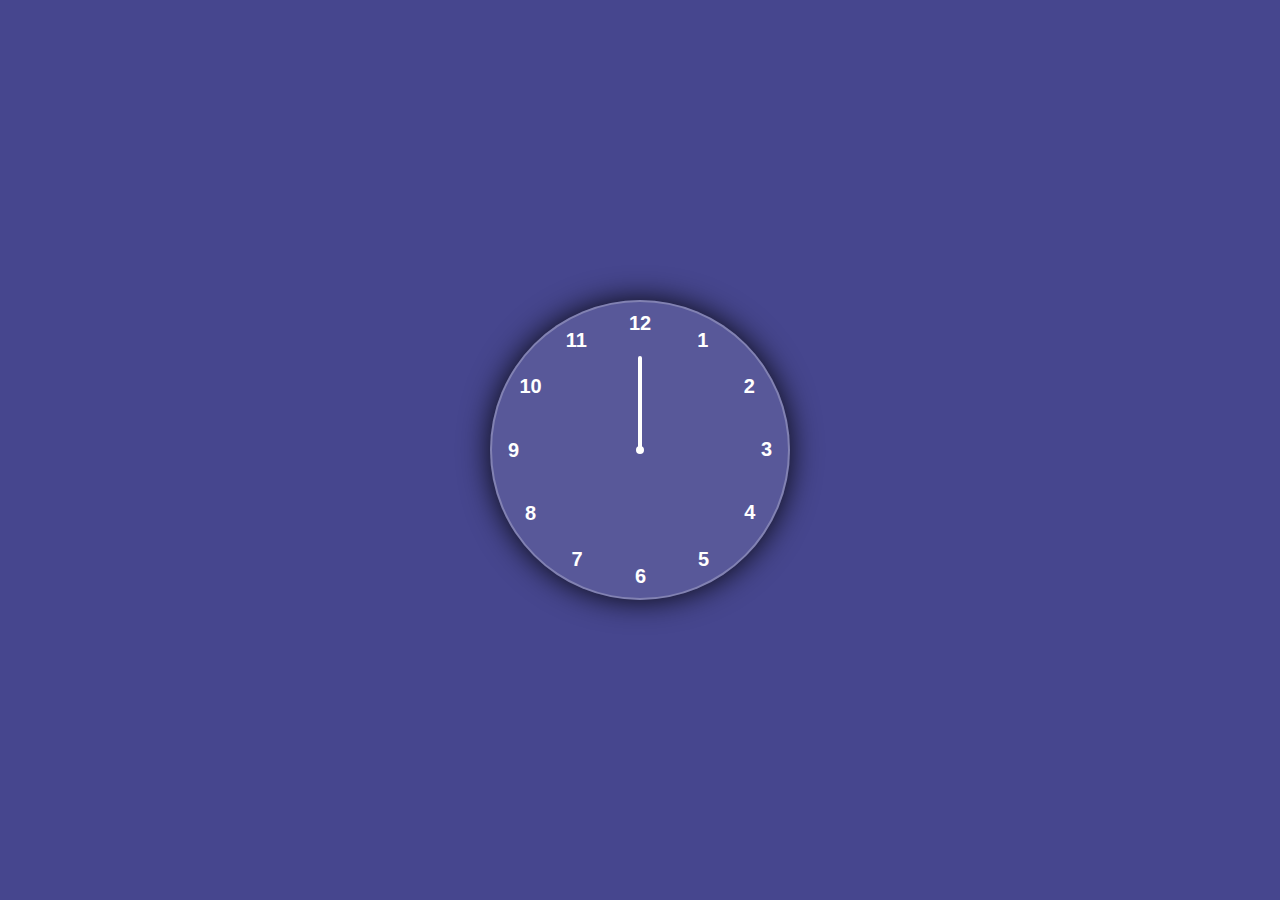
<file: Analog Clock/index.html>
<!DOCTYPE html>
<html lang="en">
<head>
    <meta charset="UTF-8">
    <meta name="viewport" content="width=device-width, initial-scale=1.0">
    <link rel="stylesheet" href="style.css">
    <title>Analog Clock</title>
</head>
<body>
    <div class="container">
        <div class="Clock">

            <div style="--clr:#ff3d58;--h:74px;" id="hour"class="hand"><i></i></div>
            <div style="--clr:#00a6ff;--h:84px;"id="min"class="hand"><i></i></div>
            <div style="--clr:#ffffff;--h:94px;"id="sec"class="hand"><i></i></div>
            <span style="--i:1"><b>1</b></span>
            <span style="--i:2"><b>2</b></span>
            <span style="--i:3"><b>3</b></span>
            <span style="--i:4"><b>4</b></span>
            <span style="--i:5"><b>5</b></span>
            <span style="--i:6"><b>6</b></span>
            <span style="--i:7"><b>7</b></span>
            <span style="--i:8"><b>8</b></span>
            <span style="--i:9"><b>9</b></span>
            <span style="--i:10"><b>10</b></span>
            <span style="--i:11"><b>11</b></span>
            <span style="--i:12"><b>12</b></span>
        </div>
        
        <script src="script.js"></script>
</body>
</html>
</file>
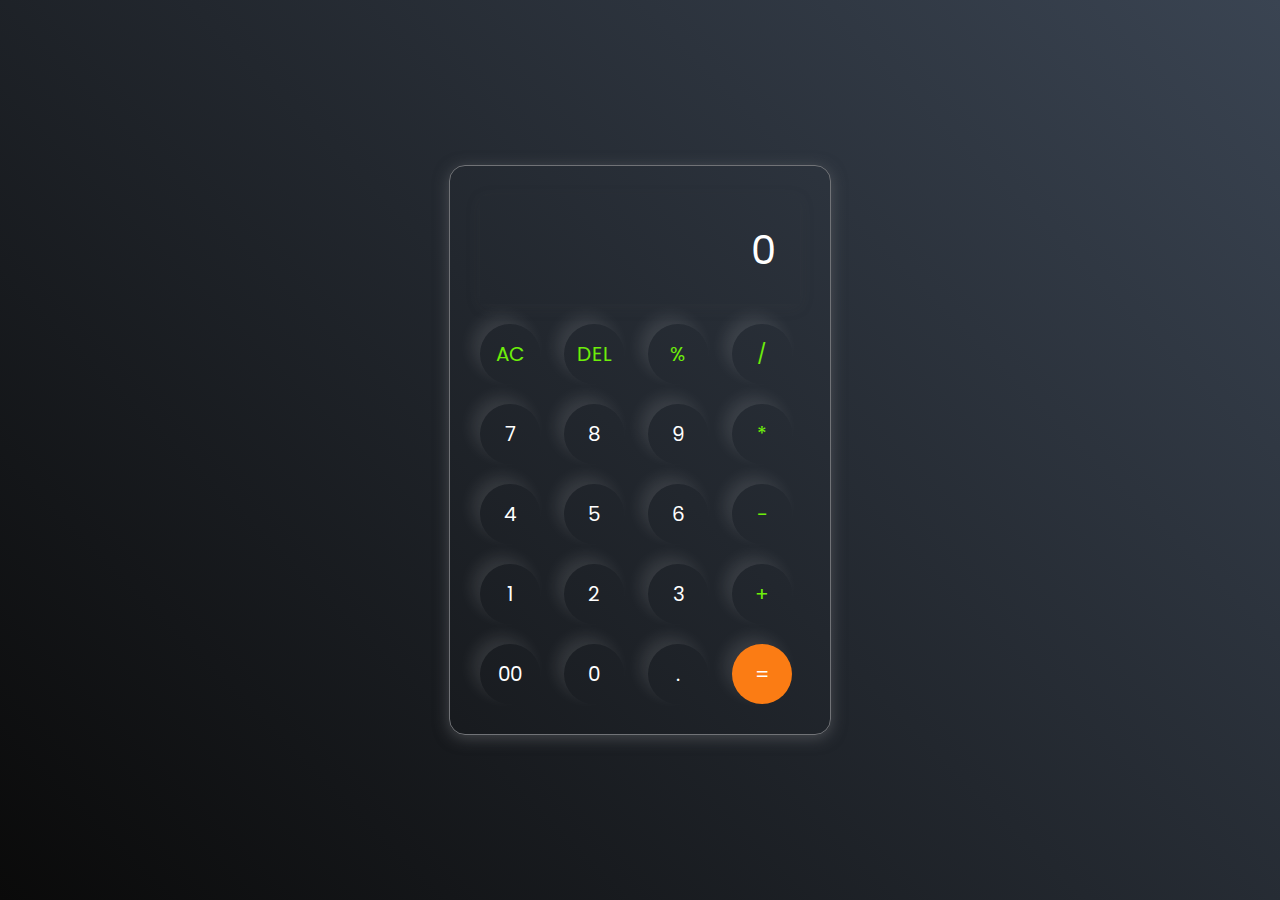
<file: Calculator/index.html>
<!DOCTYPE html>
<html lang="en">
<head>
    <meta charset="UTF-8">
    <meta http-equiv="X-UA-Compatible" content="IE=edge">
    <meta name="viewport" content="width=device-width, initial-scale=1.0">
    <link rel="stylesheet" href="style.css">
    <title>Calculator - Dilkhush</title>
</head>
<body>
    <div class="calculator">
        <input type="text" placeholder="0" id="inputBox">
        <div>
            <button class="operator">AC</button>
            <button class="operator">DEL</button>
            <button class="operator">%</button>
            <button class="operator">/</button>
        </div>
        <div>
            <button>7</button>
            <button>8</button>
            <button>9</button>
            <button class="operator">*</button>
        </div>
        <div>
            <button>4</button>
            <button>5</button>
            <button>6</button>
            <button class="operator">-</button>
        </div>
        <div>
            <button>1</button>
            <button>2</button>
            <button>3</button>
            <button class="operator">+</button>
        </div>
        <div>
            <button>00</button>
            <button>0</button>
            <button>.</button>
            <button class="equalBtn">=</button>
        </div>
    </div>
    <script src="script.js"></script>
</body>
</html>
</file>
<file: Analog Clock/style.css>
*{
    margin: 0;
    padding: 0;
    box-sizing: border-box;
    font-family: sans-serif;
    color: #ffffff;
}

body{
    display: flex;
    justify-content: center;
    align-items: center;
    min-height: 100vh;
    background-color: #212121;
    background-color: rgb(70, 70, 142);

}

.container{
    position: relative;

}

.Clock{
    width: 300px;
    height: 300px;
    border-radius: 50%;
    background-color: rgba(255, 255, 255, 0.1);
    border: 2px solid rgba(255, 255, 255, 0.25);
    box-shadow: 0px 0px 30px  rgba(0, 0, 0, 0.9);
    display: flex;
    justify-content: center;
    align-items: center;

}

.Clock span{
    position: absolute;
    transform: rotate(calc(30deg * var(--i))); 
    inset: 12px;
    text-align: center;

}

.Clock span b{
    transform: rotate(calc(-30deg * var(--i )));
    display: inline-block;
    font-size: 20px;

}

.Clock::before{
    content: '';
    position: absolute;
    width: 8px;
    height: 8px;
    border-radius: 50px;
    background-color: #fff;
    z-index: 2;
}
.hand{
    position: absolute;
    display: flex;
    justify-content: center;
    align-items: flex-end;

}
.hand i{
    position: absolute;
    background-color: var(--clr);
    width: 4px;
    height: var(--h);
    border-radius: 8px;


}
</file>
<file: Calculator/style.css>
@import url('https://fonts.googleapis.com/css2?family=Poppins:ital,wght@0,100;0,200;0,300;0,400;0,500;0,600;0,700;0,800;0,900;1,100;1,200;1,300;1,400;1,500;1,600;1,700;1,800;1,900&display=swap');
*{
    margin: 0%;
    padding: 0;
    box-sizing: border-box;
    font-family: 'Poppins', sans-serif;
}
 body{
    width: 100%;
    height: 100vh;
    display: flex;
    justify-content: center;
    align-items: center;
    background: linear-gradient(45deg, #0a0a0a, #3a4452);
 }

 .calculator{
    border: 1px solid #717377;
    padding: 20px;
    border-radius: 16px;
    background: transparent;
    box-shadow: 0px 3px 15px rgb(113, 115, 119, 0.5);
    
 }

 input{
    width: 320px;
    border: none;
    padding: 24px;
    margin: 10px;
    background: transparent;
    box-shadow: 0px 3px 15px rgb(84, 84, 84, 0.1);
    font-size: 40px;
    text-align: right;
    cursor: pointer;
    color: #ffffff;
 }
 input::placeholder{
    color: #ffffff;
 }

  button{
     border: none;
     width: 60px;
     height: 60px;
     margin: 10px;
     border-radius: 50%;
     background: transparent;
     color: #ffffff;
     font-size: 20px;
     box-shadow: -8px -8px 15px rgb(255, 255, 255, 0.1);
     cursor: pointer;

  }

.equalBtn{
    background-color: #fb7c14;
}

.operator{
    color: #6dee0a;
}
</file>
